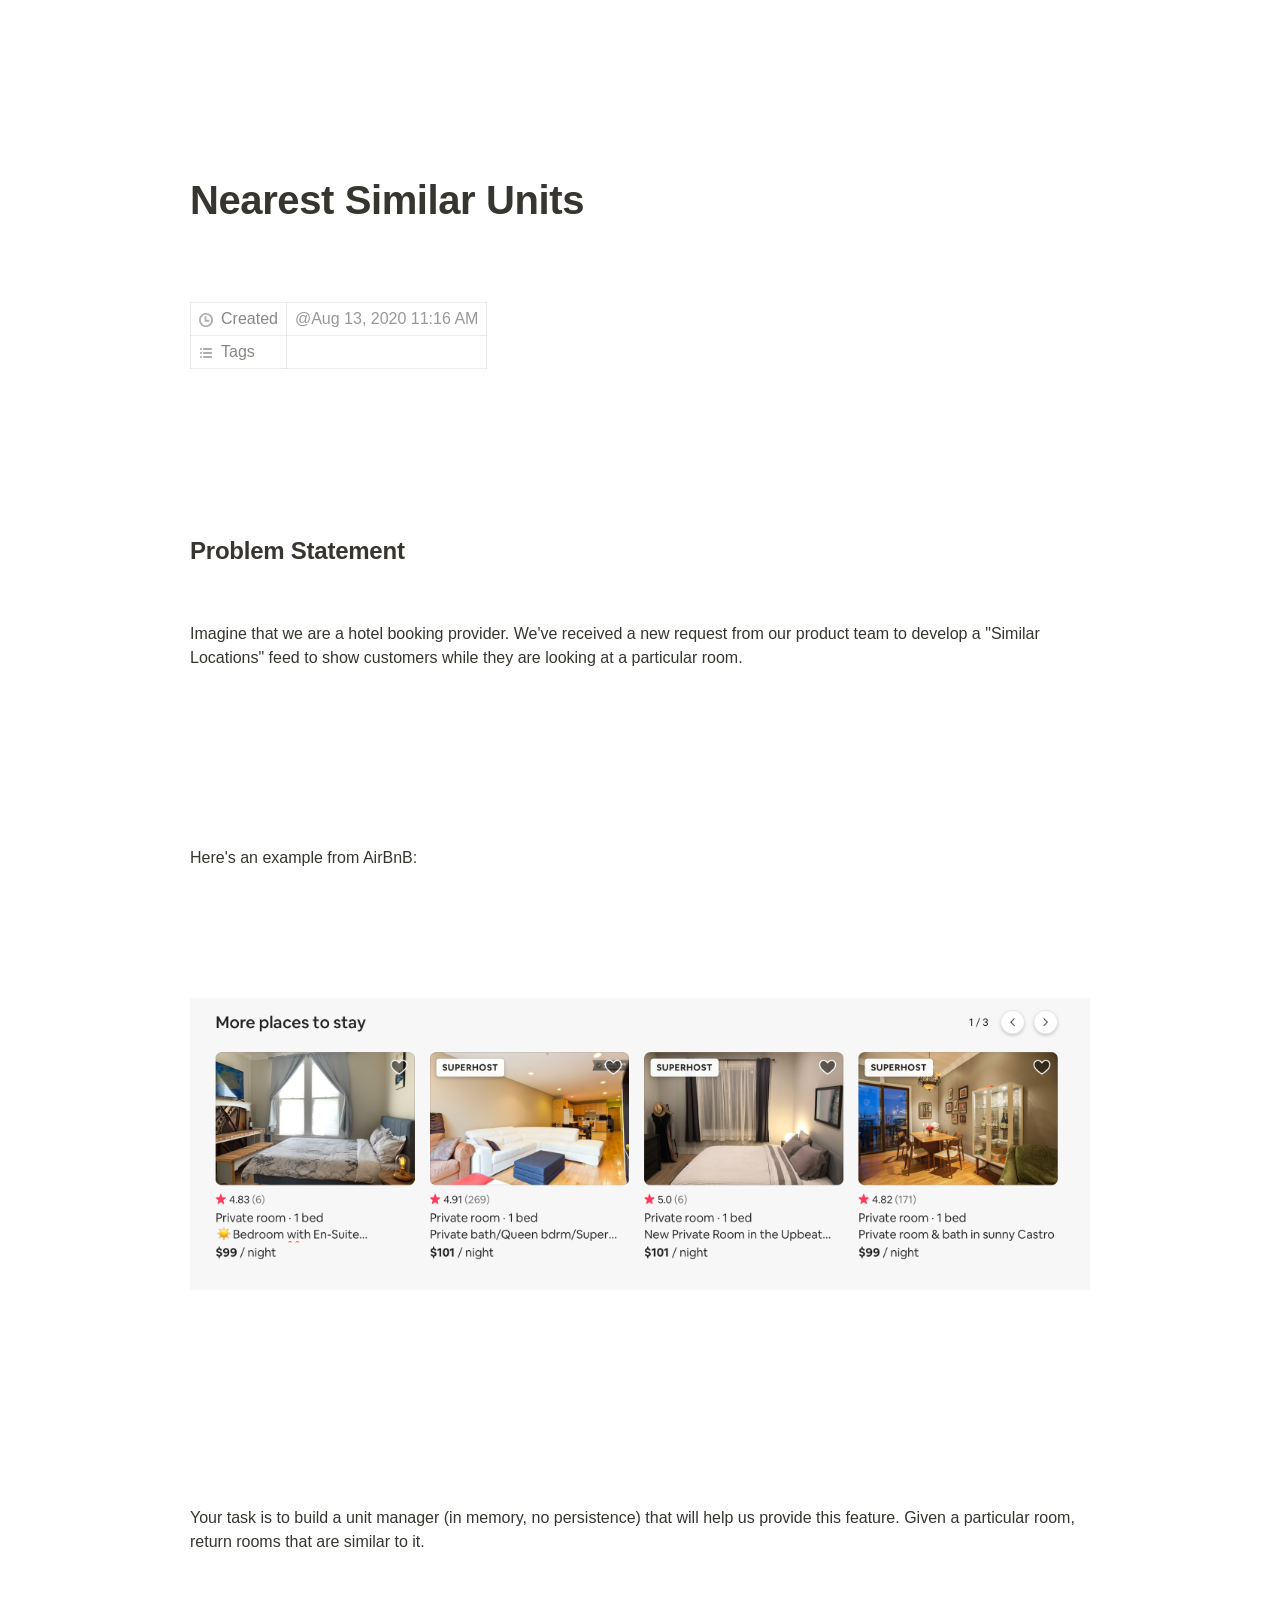
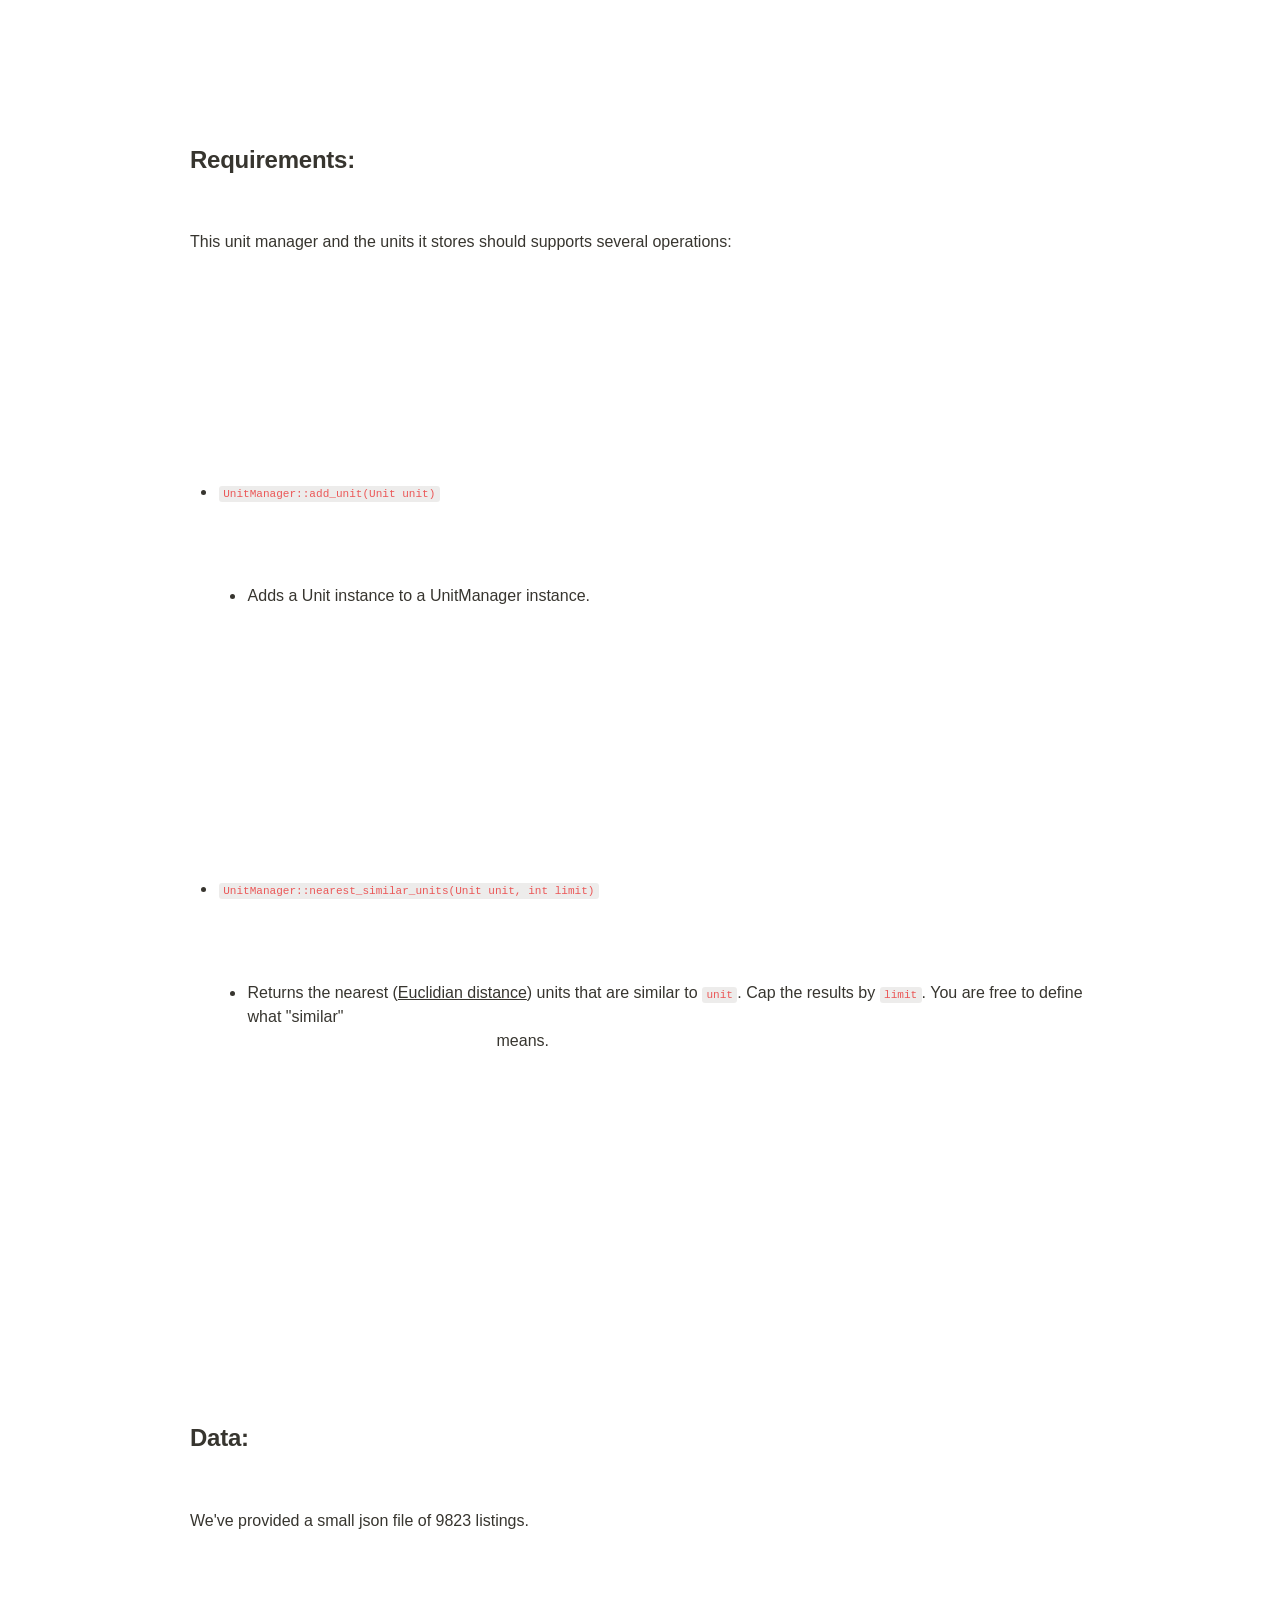
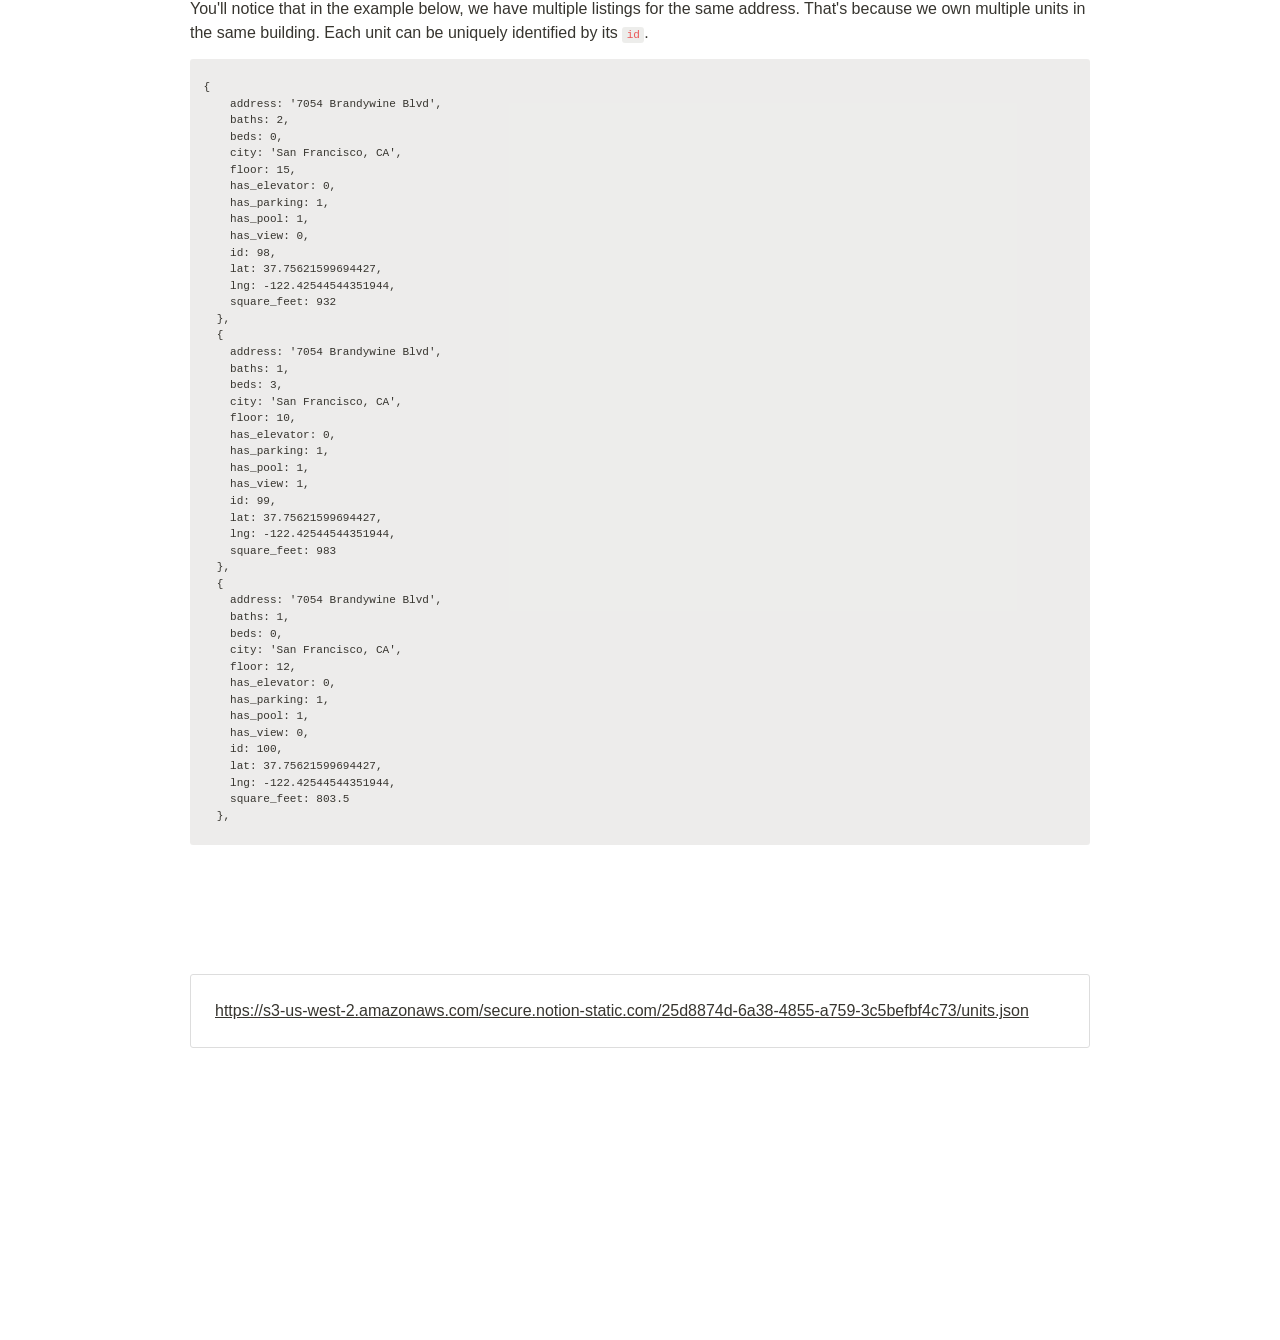
<file: nearest_similar/index.html>
<html>

<head>
	<meta http-equiv="Content-Type" content="text/html; charset=utf-8" />
	<title>Nearest Similar Units</title>
	<style>
		/* webkit printing magic: print all background colors */

		html {
			-webkit-print-color-adjust: exact;
		}

		* {
			box-sizing: border-box;
			-webkit-print-color-adjust: exact;
		}

		html,
		body {
			margin: 0;
			padding: 0;
		}

		@media only screen {
			body {
				margin: 2em auto;
				max-width: 900px;
				color: rgb(55, 53, 47);
			}
		}

		body {
			line-height: 1.5;
			white-space: pre-wrap;
		}

		a,
		a.visited {
			color: inherit;
			text-decoration: underline;
		}

		.pdf-relative-link-path {
			font-size: 80%;
			color: #444;
		}

		h1,
		h2,
		h3 {
			letter-spacing: -0.01em;
			line-height: 1.2;
			font-weight: 600;
			margin-bottom: 0;
		}

		.page-title {
			font-size: 2.5rem;
			font-weight: 700;
			margin-top: 0;
			margin-bottom: 0.75em;
		}

		h1 {
			font-size: 1.875rem;
			margin-top: 1.875rem;
		}

		h2 {
			font-size: 1.5rem;
			margin-top: 1.5rem;
		}

		h3 {
			font-size: 1.25rem;
			margin-top: 1.25rem;
		}

		.source {
			border: 1px solid #ddd;
			border-radius: 3px;
			padding: 1.5em;
			word-break: break-all;
		}

		.callout {
			border-radius: 3px;
			padding: 1rem;
		}

		figure {
			margin: 1.25em 0;
			page-break-inside: avoid;
		}

		figcaption {
			opacity: 0.5;
			font-size: 85%;
			margin-top: 0.5em;
		}

		mark {
			background-color: transparent;
		}

		.indented {
			padding-left: 1.5em;
		}

		hr {
			background: transparent;
			display: block;
			width: 100%;
			height: 1px;
			visibility: visible;
			border: none;
			border-bottom: 1px solid rgba(55, 53, 47, 0.09);
		}

		img {
			max-width: 100%;
		}

		@media only print {
			img {
				max-height: 100vh;
				object-fit: contain;
			}
		}

		@page {
			margin: 1in;
		}

		.collection-content {
			font-size: 0.875rem;
		}

		.column-list {
			display: flex;
			justify-content: space-between;
		}

		.column {
			padding: 0 1em;
		}

		.column:first-child {
			padding-left: 0;
		}

		.column:last-child {
			padding-right: 0;
		}

		.table_of_contents-item {
			display: block;
			font-size: 0.875rem;
			line-height: 1.3;
			padding: 0.125rem;
		}

		.table_of_contents-indent-1 {
			margin-left: 1.5rem;
		}

		.table_of_contents-indent-2 {
			margin-left: 3rem;
		}

		.table_of_contents-indent-3 {
			margin-left: 4.5rem;
		}

		.table_of_contents-link {
			text-decoration: none;
			opacity: 0.7;
			border-bottom: 1px solid rgba(55, 53, 47, 0.18);
		}

		table,
		th,
		td {
			border: 1px solid rgba(55, 53, 47, 0.09);
			border-collapse: collapse;
		}

		table {
			border-left: none;
			border-right: none;
		}

		th,
		td {
			font-weight: normal;
			padding: 0.25em 0.5em;
			line-height: 1.5;
			min-height: 1.5em;
			text-align: left;
		}

		th {
			color: rgba(55, 53, 47, 0.6);
		}

		ol,
		ul {
			margin: 0;
			margin-block-start: 0.6em;
			margin-block-end: 0.6em;
		}

		li>ol:first-child,
		li>ul:first-child {
			margin-block-start: 0.6em;
		}

		ul>li {
			list-style: disc;
		}

		ul.to-do-list {
			text-indent: -1.7em;
		}

		ul.to-do-list>li {
			list-style: none;
		}

		.to-do-children-checked {
			text-decoration: line-through;
			opacity: 0.375;
		}

		ul.toggle>li {
			list-style: none;
		}

		ul {
			padding-inline-start: 1.7em;
		}

		ul>li {
			padding-left: 0.1em;
		}

		ol {
			padding-inline-start: 1.6em;
		}

		ol>li {
			padding-left: 0.2em;
		}

		.mono ol {
			padding-inline-start: 2em;
		}

		.mono ol>li {
			text-indent: -0.4em;
		}

		.toggle {
			padding-inline-start: 0em;
			list-style-type: none;
		}
		/* Indent toggle children */

		.toggle>li>details {
			padding-left: 1.7em;
		}

		.toggle>li>details>summary {
			margin-left: -1.1em;
		}

		.selected-value {
			display: inline-block;
			padding: 0 0.5em;
			background: rgba(206, 205, 202, 0.5);
			border-radius: 3px;
			margin-right: 0.5em;
			margin-top: 0.3em;
			margin-bottom: 0.3em;
			white-space: nowrap;
		}

		.collection-title {
			display: inline-block;
			margin-right: 1em;
		}

		time {
			opacity: 0.5;
		}

		.icon {
			display: inline-block;
			max-width: 1.2em;
			max-height: 1.2em;
			text-decoration: none;
			vertical-align: text-bottom;
			margin-right: 0.5em;
		}

		img.icon {
			border-radius: 3px;
		}

		.user-icon {
			width: 1.5em;
			height: 1.5em;
			border-radius: 100%;
			margin-right: 0.5rem;
		}

		.user-icon-inner {
			font-size: 0.8em;
		}

		.text-icon {
			border: 1px solid #000;
			text-align: center;
		}

		.page-cover-image {
			display: block;
			object-fit: cover;
			width: 100%;
			height: 30vh;
		}

		.page-header-icon {
			font-size: 3rem;
			margin-bottom: 1rem;
		}

		.page-header-icon-with-cover {
			margin-top: -0.72em;
			margin-left: 0.07em;
		}

		.page-header-icon img {
			border-radius: 3px;
		}

		.link-to-page {
			margin: 1em 0;
			padding: 0;
			border: none;
			font-weight: 500;
		}

		p>.user {
			opacity: 0.5;
		}

		td>.user,
		td>time {
			white-space: nowrap;
		}

		input[type="checkbox"] {
			transform: scale(1.5);
			margin-right: 0.6em;
			vertical-align: middle;
		}

		p {
			margin-top: 0.5em;
			margin-bottom: 0.5em;
		}

		.image {
			border: none;
			margin: 1.5em 0;
			padding: 0;
			border-radius: 0;
			text-align: center;
		}

		.code,
		code {
			background: rgba(135, 131, 120, 0.15);
			border-radius: 3px;
			padding: 0.2em 0.4em;
			border-radius: 3px;
			font-size: 85%;
			tab-size: 2;
		}

		code {
			color: #eb5757;
		}

		.code {
			padding: 1.5em 1em;
		}

		.code-wrap {
			white-space: pre-wrap;
			word-break: break-all;
		}

		.code>code {
			background: none;
			padding: 0;
			font-size: 100%;
			color: inherit;
		}

		blockquote {
			font-size: 1.25em;
			margin: 1em 0;
			padding-left: 1em;
			border-left: 3px solid rgb(55, 53, 47);
		}

		.bookmark {
			text-decoration: none;
			max-height: 8em;
			padding: 0;
			display: flex;
			width: 100%;
			align-items: stretch;
		}

		.bookmark-title {
			font-size: 0.85em;
			overflow: hidden;
			text-overflow: ellipsis;
			height: 1.75em;
			white-space: nowrap;
		}

		.bookmark-text {
			display: flex;
			flex-direction: column;
		}

		.bookmark-info {
			flex: 4 1 180px;
			padding: 12px 14px 14px;
			display: flex;
			flex-direction: column;
			justify-content: space-between;
		}

		.bookmark-image {
			width: 33%;
			flex: 1 1 180px;
			display: block;
			position: relative;
			object-fit: cover;
			border-radius: 1px;
		}

		.bookmark-description {
			color: rgba(55, 53, 47, 0.6);
			font-size: 0.75em;
			overflow: hidden;
			max-height: 4.5em;
			word-break: break-word;
		}

		.bookmark-href {
			font-size: 0.75em;
			margin-top: 0.25em;
		}

		.sans {
			font-family: -apple-system, BlinkMacSystemFont, "Segoe UI", Helvetica, "Apple Color Emoji", Arial, sans-serif, "Segoe UI Emoji", "Segoe UI Symbol";
		}

		.code {
			font-family: "SFMono-Regular", Consolas, "Liberation Mono", Menlo, Courier, monospace;
		}

		.serif {
			font-family: Lyon-Text, Georgia, YuMincho, "Yu Mincho", "Hiragino Mincho ProN", "Hiragino Mincho Pro", "Songti TC", "Songti SC", "SimSun", "Nanum Myeongjo", NanumMyeongjo, Batang, serif;
		}

		.mono {
			font-family: iawriter-mono, Nitti, Menlo, Courier, monospace;
		}

		.pdf .sans {
			font-family: Inter, -apple-system, BlinkMacSystemFont, "Segoe UI", Helvetica, "Apple Color Emoji", Arial, sans-serif, "Segoe UI Emoji", "Segoe UI Symbol", 'Twemoji', 'Noto Color Emoji', 'Noto Sans CJK SC', 'Noto Sans CJK KR';
		}

		.pdf .code {
			font-family: Source Code Pro, "SFMono-Regular", Consolas, "Liberation Mono", Menlo, Courier, monospace, 'Twemoji', 'Noto Color Emoji', 'Noto Sans Mono CJK SC', 'Noto Sans Mono CJK KR';
		}

		.pdf .serif {
			font-family: PT Serif, Lyon-Text, Georgia, YuMincho, "Yu Mincho", "Hiragino Mincho ProN", "Hiragino Mincho Pro", "Songti TC", "Songti SC", "SimSun", "Nanum Myeongjo", NanumMyeongjo, Batang, serif, 'Twemoji', 'Noto Color Emoji', 'Noto Sans CJK SC', 'Noto Sans CJK KR';
		}

		.pdf .mono {
			font-family: PT Mono, iawriter-mono, Nitti, Menlo, Courier, monospace, 'Twemoji', 'Noto Color Emoji', 'Noto Sans Mono CJK SC', 'Noto Sans Mono CJK KR';
		}

		.highlight-default {}

		.highlight-gray {
			color: rgb(155, 154, 151);
		}

		.highlight-brown {
			color: rgb(100, 71, 58);
		}

		.highlight-orange {
			color: rgb(217, 115, 13);
		}

		.highlight-yellow {
			color: rgb(223, 171, 1);
		}

		.highlight-teal {
			color: rgb(15, 123, 108);
		}

		.highlight-blue {
			color: rgb(11, 110, 153);
		}

		.highlight-purple {
			color: rgb(105, 64, 165);
		}

		.highlight-pink {
			color: rgb(173, 26, 114);
		}

		.highlight-red {
			color: rgb(224, 62, 62);
		}

		.highlight-gray_background {
			background: rgb(235, 236, 237);
		}

		.highlight-brown_background {
			background: rgb(233, 229, 227);
		}

		.highlight-orange_background {
			background: rgb(250, 235, 221);
		}

		.highlight-yellow_background {
			background: rgb(251, 243, 219);
		}

		.highlight-teal_background {
			background: rgb(221, 237, 234);
		}

		.highlight-blue_background {
			background: rgb(221, 235, 241);
		}

		.highlight-purple_background {
			background: rgb(234, 228, 242);
		}

		.highlight-pink_background {
			background: rgb(244, 223, 235);
		}

		.highlight-red_background {
			background: rgb(251, 228, 228);
		}

		.block-color-default {
			color: inherit;
			fill: inherit;
		}

		.block-color-gray {
			color: rgba(55, 53, 47, 0.6);
			fill: rgba(55, 53, 47, 0.6);
		}

		.block-color-brown {
			color: rgb(100, 71, 58);
			fill: rgb(100, 71, 58);
		}

		.block-color-orange {
			color: rgb(217, 115, 13);
			fill: rgb(217, 115, 13);
		}

		.block-color-yellow {
			color: rgb(223, 171, 1);
			fill: rgb(223, 171, 1);
		}

		.block-color-teal {
			color: rgb(15, 123, 108);
			fill: rgb(15, 123, 108);
		}

		.block-color-blue {
			color: rgb(11, 110, 153);
			fill: rgb(11, 110, 153);
		}

		.block-color-purple {
			color: rgb(105, 64, 165);
			fill: rgb(105, 64, 165);
		}

		.block-color-pink {
			color: rgb(173, 26, 114);
			fill: rgb(173, 26, 114);
		}

		.block-color-red {
			color: rgb(224, 62, 62);
			fill: rgb(224, 62, 62);
		}

		.block-color-gray_background {
			background: rgb(235, 236, 237);
		}

		.block-color-brown_background {
			background: rgb(233, 229, 227);
		}

		.block-color-orange_background {
			background: rgb(250, 235, 221);
		}

		.block-color-yellow_background {
			background: rgb(251, 243, 219);
		}

		.block-color-teal_background {
			background: rgb(221, 237, 234);
		}

		.block-color-blue_background {
			background: rgb(221, 235, 241);
		}

		.block-color-purple_background {
			background: rgb(234, 228, 242);
		}

		.block-color-pink_background {
			background: rgb(244, 223, 235);
		}

		.block-color-red_background {
			background: rgb(251, 228, 228);
		}

		.select-value-color-default {
			background-color: rgba(206, 205, 202, 0.5);
		}

		.select-value-color-gray {
			background-color: rgba(155, 154, 151, 0.4);
		}

		.select-value-color-brown {
			background-color: rgba(140, 46, 0, 0.2);
		}

		.select-value-color-orange {
			background-color: rgba(245, 93, 0, 0.2);
		}

		.select-value-color-yellow {
			background-color: rgba(233, 168, 0, 0.2);
		}

		.select-value-color-green {
			background-color: rgba(0, 135, 107, 0.2);
		}

		.select-value-color-blue {
			background-color: rgba(0, 120, 223, 0.2);
		}

		.select-value-color-purple {
			background-color: rgba(103, 36, 222, 0.2);
		}

		.select-value-color-pink {
			background-color: rgba(221, 0, 129, 0.2);
		}

		.select-value-color-red {
			background-color: rgba(255, 0, 26, 0.2);
		}

		.checkbox {
			display: inline-flex;
			vertical-align: text-bottom;
			width: 16;
			height: 16;
			background-size: 16px;
			margin-left: 2px;
			margin-right: 5px;
		}

		.checkbox-on {
			background-image: url("data:image/svg+xml;charset=UTF-8,%3Csvg%20width%3D%2216%22%20height%3D%2216%22%20viewBox%3D%220%200%2016%2016%22%20fill%3D%22none%22%20xmlns%3D%22http%3A%2F%2Fwww.w3.org%2F2000%2Fsvg%22%3E%0A%3Crect%20width%3D%2216%22%20height%3D%2216%22%20fill%3D%22%2358A9D7%22%2F%3E%0A%3Cpath%20d%3D%22M6.71429%2012.2852L14%204.9995L12.7143%203.71436L6.71429%209.71378L3.28571%206.2831L2%207.57092L6.71429%2012.2852Z%22%20fill%3D%22white%22%2F%3E%0A%3C%2Fsvg%3E");
		}

		.checkbox-off {
			background-image: url("data:image/svg+xml;charset=UTF-8,%3Csvg%20width%3D%2216%22%20height%3D%2216%22%20viewBox%3D%220%200%2016%2016%22%20fill%3D%22none%22%20xmlns%3D%22http%3A%2F%2Fwww.w3.org%2F2000%2Fsvg%22%3E%0A%3Crect%20x%3D%220.75%22%20y%3D%220.75%22%20width%3D%2214.5%22%20height%3D%2214.5%22%20fill%3D%22white%22%20stroke%3D%22%2336352F%22%20stroke-width%3D%221.5%22%2F%3E%0A%3C%2Fsvg%3E");
		}
	</style>
</head>

<body>
	<article id="31e2617e-62ba-4cc3-b4f3-cacdf8730385" class="page sans">
		<header>
			<h1 class="page-title">Nearest Similar Units</h1>
			<table class="properties">
				<tbody>
					<tr class="property-row property-row-created_time">
						<th><span class="icon property-icon"><svg viewBox="0 0 14 14" style="width:14px;height:14px;display:block;fill:rgba(55, 53, 47, 0.4);flex-shrink:0;-webkit-backface-visibility:hidden" class="typesCreatedAt"><path d="M6.98643729,14.0000972 C5.19579566,14.0000972 3.40419152,13.3106896 2.04245843,11.9323606 C-0.681017475,9.21200555 -0.680780251,4.76029539 2.04293482,2.04012507 C4.76664406,-0.68004331 9.22427509,-0.68004331 11.9480135,2.04013479 C13.272481,3.36277455 14,5.1330091 14,6.99552762 C14,8.87640182 13.2721894,10.6285043 11.9480135,11.9509302 C10.5679344,13.3105924 8.77756503,14.0000972 6.98643729,14.0000972 Z M10.2705296,7.00913883 L10.2705296,8.46099754 L10.2705296,8.65543362 L10.076181,8.65543362 L8.6543739,8.65543362 L5.72059514,8.65543362 L5.52619796,8.65543362 L5.52619796,8.46099754 L5.52619796,5.52541044 L5.52619796,3.37946773 L5.52619796,3.18502193 L5.72059514,3.18502193 L7.17253164,3.18502193 L7.36692883,3.18502193 L7.36692883,3.37946773 L7.36692883,6.81467358 L10.076181,6.81467358 L10.2705296,6.81467358 L10.2705296,7.00913883 Z M12.1601539,6.99552762 C12.1601539,5.61697497 11.6190112,4.32597154 10.6393933,3.34769528 C8.63253764,1.34336744 5.35197452,1.34061603 3.34153136,3.33944106 C3.33868273,3.34219247 3.33607716,3.34494388 3.33322852,3.34769528 C1.32397148,5.35459953 1.32372842,8.63641682 3.33322852,10.6433794 C5.34295224,12.6504489 8.62968901,12.6504489 10.6393933,10.6433794 C11.6190112,9.66506426 12.1601539,8.37408027 12.1601539,6.99552762 Z"></path></svg></span>Created</th>
						<td><time>@Aug 13, 2020 11:16 AM</time></td>
					</tr>
					<tr class="property-row property-row-multi_select">
						<th><span class="icon property-icon"><svg viewBox="0 0 14 14" style="width:14px;height:14px;display:block;fill:rgba(55, 53, 47, 0.4);flex-shrink:0;-webkit-backface-visibility:hidden" class="typesMultipleSelect"><path d="M4,3 C4,2.447715 4.447715,2 5,2 L12,2 C12.5523,2 13,2.447716 13,3 C13,3.55228 12.5523,4 12,4 L5,4 C4.447715,4 4,3.55228 4,3 Z M4,7 C4,6.447715 4.447715,6 5,6 L12,6 C12.5523,6 13,6.447716 13,7 C13,7.55228 12.5523,8 12,8 L5,8 C4.447715,8 4,7.55228 4,7 Z M4,11 C4,10.447715 4.447715,10 5,10 L12,10 C12.5523,10 13,10.447716 13,11 C13,11.55228 12.5523,12 12,12 L5,12 C4.447715,12 4,11.55228 4,11 Z M2,4 C1.44771525,4 1,3.55228475 1,3 C1,2.44771525 1.44771525,2 2,2 C2.55228475,2 3,2.44771525 3,3 C3,3.55228475 2.55228475,4 2,4 Z M2,8 C1.44771525,8 1,7.55228475 1,7 C1,6.44771525 1.44771525,6 2,6 C2.55228475,6 3,6.44771525 3,7 C3,7.55228475 2.55228475,8 2,8 Z M2,12 C1.44771525,12 1,11.5522847 1,11 C1,10.4477153 1.44771525,10 2,10 C2.55228475,10 3,10.4477153 3,11 C3,11.5522847 2.55228475,12 2,12 Z"></path></svg></span>Tags</th>
						<td></td>
					</tr>
				</tbody>
			</table>
		</header>
		<div class="page-body">
			<h2 id="8c561397-5c90-490b-8a69-b25fe225d840" class="">P<strong>roblem Statement</strong></h2>
			<p id="f5ee7453-a588-4fc4-b090-c16dcc57186c" class="">Imagine that we are a hotel booking provider. We&#x27;ve received a new request from our product team to develop a &quot;Similar Locations&quot; feed to show customers while they are looking at a particular room. </p>
			<p id="1343a489-3324-4055-b606-023e3ea96f48" class="">
			</p>
			<p id="43a775ed-7816-4d33-b6d9-bd1eb20158a0" class="">Here&#x27;s an example from AirBnB:</p>
			<figure id="dbd2135b-92ea-47f9-b6a5-797306f03deb" class="image">
				<a href="Nearest%20Similar%20Units%20dbd2135b92ea47f9b6a5797306f03deb/Screen_Shot_2020-08-13_at_11.19.38_AM.png"><img style="width:2394px" src="Nearest%20Similar%20Units%20dbd2135b92ea47f9b6a5797306f03deb/Screen_Shot_2020-08-13_at_11.19.38_AM.png" /></a>
			</figure>
			<p id="f5c17c40-24ca-48b0-8e96-16113d71b81a" class="">
			</p>
			<p id="da61860f-d8c1-4f2f-be19-2634c9b78041" class="">Your task is to build a unit manager (in memory, no persistence) that will help us provide this feature. Given a particular room, return rooms that are similar to it.</p>
			<p id="82881f3f-9cfa-405a-8e20-6c94e99ad412" class="">
			</p>
			<h2 id="5a773283-7e6f-4dd9-8355-168ee9e7df46" class="">Requirements:</h2>
			<p id="4fd2b043-5175-4e80-9907-f4234d428aed" class="">This unit manager and the units it stores should supports several operations:</p>
			<p id="27ac9a0b-729c-41db-b1f6-c3239f64caaa" class="">
			</p>
			<ul id="016002c3-f9d7-4c53-9f9d-0ecfa55a02ac" class="bulleted-list">
				<li><code>UnitManager::add_unit(Unit unit)</code>
					<ul id="968e3dc1-c7a8-4e4e-a22d-20f196fec0c1" class="bulleted-list">
						<li>Adds a Unit instance to a UnitManager instance.</li>
					</ul>
				</li>
			</ul>
			<ul id="4adf088d-6768-473d-83ea-8c19690b6247" class="bulleted-list">
				<li><code>UnitManager::nearest_similar_units(Unit unit, int limit)</code>
					<ul id="54b065b7-e11e-4aa1-8080-04e91770af97" class="bulleted-list">
						<li>Returns the nearest (<a href="https://en.wikipedia.org/wiki/Euclidean_distance#Two_dimensions">Euclidian distance</a>) units that are similar to <code>unit</code>. Cap the results by <code>limit</code>. You are free to define what &quot;similar&quot;
							means.
						</li>
					</ul>
				</li>
			</ul>
			<p id="5e073edb-be1e-4ea8-80f6-7ca36280bee7" class="">
			</p>
			<h2 id="7ef7db3a-9109-44c2-896d-1596a6a9621c" class="">Data:</h2>
			<p id="588ce576-5682-4842-8f1d-563fffdd98e2" class="">We&#x27;ve provided a small json file of 9823 listings. </p>
			<p id="5815af1d-8527-4f82-95ff-1a2b0cbd8dd1" class="">You&#x27;ll notice that in the example below, we have multiple listings for the same address. That&#x27;s because we own multiple units in the same building. Each unit can be uniquely identified by its <code>id</code>.</p><pre id="3c883f31-8899-4bc3-a772-105ba34ef6dc"
							class="code"><code>{
    address: &#x27;7054 Brandywine Blvd&#x27;,
    baths: 2,
    beds: 0,
    city: &#x27;San Francisco, CA&#x27;,
    floor: 15,
    has_elevator: 0,
    has_parking: 1,
    has_pool: 1,
    has_view: 0,
    id: 98,
    lat: 37.75621599694427,
    lng: -122.42544544351944,
    square_feet: 932
  },
  {
    address: &#x27;7054 Brandywine Blvd&#x27;,
    baths: 1,
    beds: 3,
    city: &#x27;San Francisco, CA&#x27;,
    floor: 10,
    has_elevator: 0,
    has_parking: 1,
    has_pool: 1,
    has_view: 1,
    id: 99,
    lat: 37.75621599694427,
    lng: -122.42544544351944,
    square_feet: 983
  },
  {
    address: &#x27;7054 Brandywine Blvd&#x27;,
    baths: 1,
    beds: 0,
    city: &#x27;San Francisco, CA&#x27;,
    floor: 12,
    has_elevator: 0,
    has_parking: 1,
    has_pool: 1,
    has_view: 0,
    id: 100,
    lat: 37.75621599694427,
    lng: -122.42544544351944,
    square_feet: 803.5
  },</code></pre>
			<figure id="27ded8ec-03e4-43d5-9998-6cae7bccc2ab">
				<div class="source"><a href="Nearest%20Similar%20Units%20dbd2135b92ea47f9b6a5797306f03deb/units.json">https://s3-us-west-2.amazonaws.com/secure.notion-static.com/25d8874d-6a38-4855-a759-3c5befbf4c73/units.json</a></div>
			</figure>
		</div>
	</article>
</body>

</html>
</file>
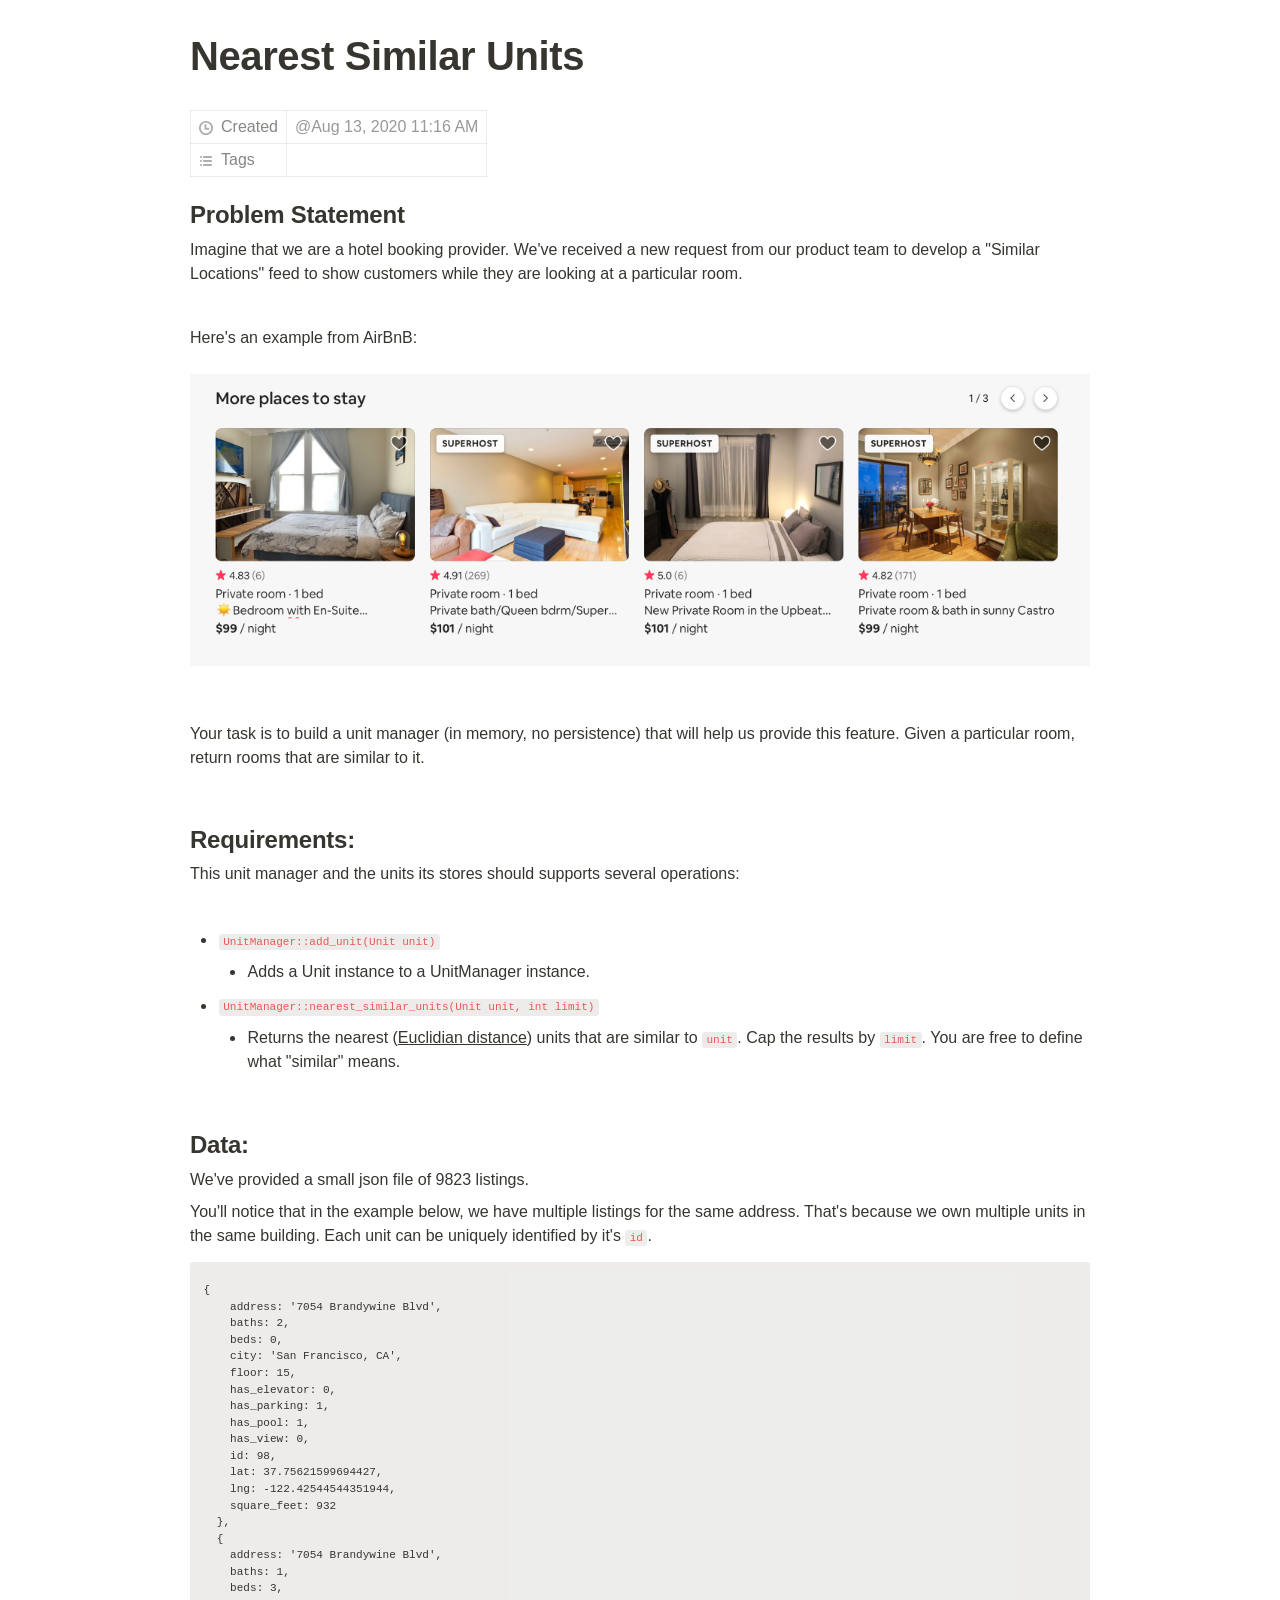
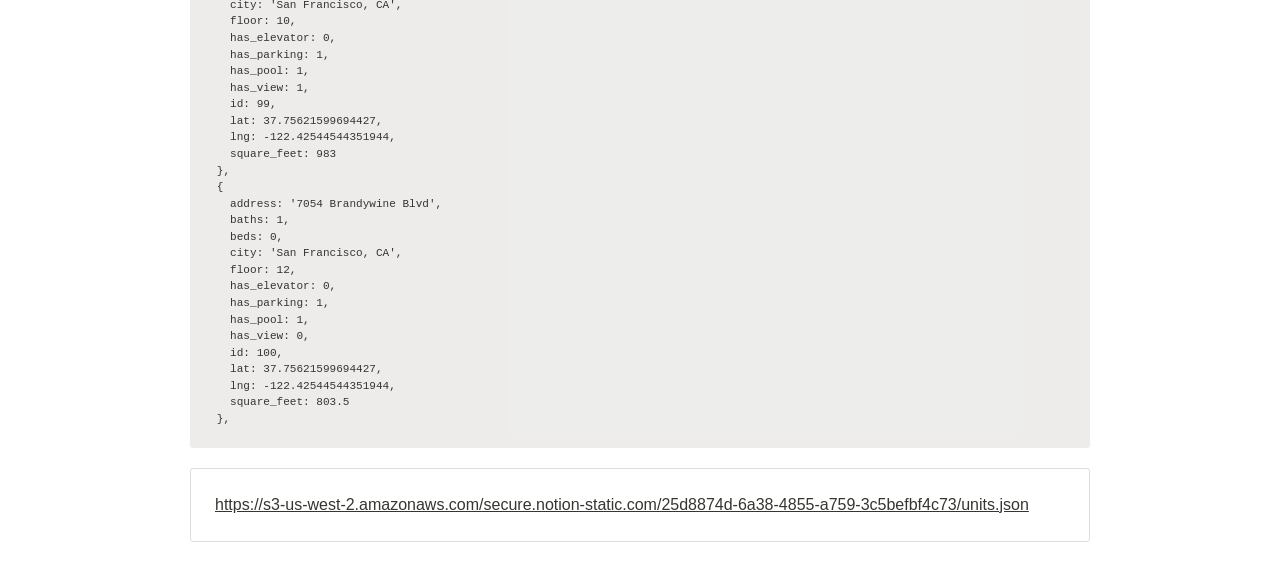
<file: nearest_similar/Nearest Similar Units dbd2135b92ea47f9b6a5797306f03deb.html>
<html><head><meta http-equiv="Content-Type" content="text/html; charset=utf-8"/><title>Nearest Similar Units</title><style>
/* webkit printing magic: print all background colors */
html {
	-webkit-print-color-adjust: exact;
}
* {
	box-sizing: border-box;
	-webkit-print-color-adjust: exact;
}

html,
body {
	margin: 0;
	padding: 0;
}
@media only screen {
	body {
		margin: 2em auto;
		max-width: 900px;
		color: rgb(55, 53, 47);
	}
}

body {
	line-height: 1.5;
	white-space: pre-wrap;
}

a,
a.visited {
	color: inherit;
	text-decoration: underline;
}

.pdf-relative-link-path {
	font-size: 80%;
	color: #444;
}

h1,
h2,
h3 {
	letter-spacing: -0.01em;
	line-height: 1.2;
	font-weight: 600;
	margin-bottom: 0;
}

.page-title {
	font-size: 2.5rem;
	font-weight: 700;
	margin-top: 0;
	margin-bottom: 0.75em;
}

h1 {
	font-size: 1.875rem;
	margin-top: 1.875rem;
}

h2 {
	font-size: 1.5rem;
	margin-top: 1.5rem;
}

h3 {
	font-size: 1.25rem;
	margin-top: 1.25rem;
}

.source {
	border: 1px solid #ddd;
	border-radius: 3px;
	padding: 1.5em;
	word-break: break-all;
}

.callout {
	border-radius: 3px;
	padding: 1rem;
}

figure {
	margin: 1.25em 0;
	page-break-inside: avoid;
}

figcaption {
	opacity: 0.5;
	font-size: 85%;
	margin-top: 0.5em;
}

mark {
	background-color: transparent;
}

.indented {
	padding-left: 1.5em;
}

hr {
	background: transparent;
	display: block;
	width: 100%;
	height: 1px;
	visibility: visible;
	border: none;
	border-bottom: 1px solid rgba(55, 53, 47, 0.09);
}

img {
	max-width: 100%;
}

@media only print {
	img {
		max-height: 100vh;
		object-fit: contain;
	}
}

@page {
	margin: 1in;
}

.collection-content {
	font-size: 0.875rem;
}

.column-list {
	display: flex;
	justify-content: space-between;
}

.column {
	padding: 0 1em;
}

.column:first-child {
	padding-left: 0;
}

.column:last-child {
	padding-right: 0;
}

.table_of_contents-item {
	display: block;
	font-size: 0.875rem;
	line-height: 1.3;
	padding: 0.125rem;
}

.table_of_contents-indent-1 {
	margin-left: 1.5rem;
}

.table_of_contents-indent-2 {
	margin-left: 3rem;
}

.table_of_contents-indent-3 {
	margin-left: 4.5rem;
}

.table_of_contents-link {
	text-decoration: none;
	opacity: 0.7;
	border-bottom: 1px solid rgba(55, 53, 47, 0.18);
}

table,
th,
td {
	border: 1px solid rgba(55, 53, 47, 0.09);
	border-collapse: collapse;
}

table {
	border-left: none;
	border-right: none;
}

th,
td {
	font-weight: normal;
	padding: 0.25em 0.5em;
	line-height: 1.5;
	min-height: 1.5em;
	text-align: left;
}

th {
	color: rgba(55, 53, 47, 0.6);
}

ol,
ul {
	margin: 0;
	margin-block-start: 0.6em;
	margin-block-end: 0.6em;
}

li > ol:first-child,
li > ul:first-child {
	margin-block-start: 0.6em;
}

ul > li {
	list-style: disc;
}

ul.to-do-list {
	text-indent: -1.7em;
}

ul.to-do-list > li {
	list-style: none;
}

.to-do-children-checked {
	text-decoration: line-through;
	opacity: 0.375;
}

ul.toggle > li {
	list-style: none;
}

ul {
	padding-inline-start: 1.7em;
}

ul > li {
	padding-left: 0.1em;
}

ol {
	padding-inline-start: 1.6em;
}

ol > li {
	padding-left: 0.2em;
}

.mono ol {
	padding-inline-start: 2em;
}

.mono ol > li {
	text-indent: -0.4em;
}

.toggle {
	padding-inline-start: 0em;
	list-style-type: none;
}

/* Indent toggle children */
.toggle > li > details {
	padding-left: 1.7em;
}

.toggle > li > details > summary {
	margin-left: -1.1em;
}

.selected-value {
	display: inline-block;
	padding: 0 0.5em;
	background: rgba(206, 205, 202, 0.5);
	border-radius: 3px;
	margin-right: 0.5em;
	margin-top: 0.3em;
	margin-bottom: 0.3em;
	white-space: nowrap;
}

.collection-title {
	display: inline-block;
	margin-right: 1em;
}

time {
	opacity: 0.5;
}

.icon {
	display: inline-block;
	max-width: 1.2em;
	max-height: 1.2em;
	text-decoration: none;
	vertical-align: text-bottom;
	margin-right: 0.5em;
}

img.icon {
	border-radius: 3px;
}

.user-icon {
	width: 1.5em;
	height: 1.5em;
	border-radius: 100%;
	margin-right: 0.5rem;
}

.user-icon-inner {
	font-size: 0.8em;
}

.text-icon {
	border: 1px solid #000;
	text-align: center;
}

.page-cover-image {
	display: block;
	object-fit: cover;
	width: 100%;
	height: 30vh;
}

.page-header-icon {
	font-size: 3rem;
	margin-bottom: 1rem;
}

.page-header-icon-with-cover {
	margin-top: -0.72em;
	margin-left: 0.07em;
}

.page-header-icon img {
	border-radius: 3px;
}

.link-to-page {
	margin: 1em 0;
	padding: 0;
	border: none;
	font-weight: 500;
}

p > .user {
	opacity: 0.5;
}

td > .user,
td > time {
	white-space: nowrap;
}

input[type="checkbox"] {
	transform: scale(1.5);
	margin-right: 0.6em;
	vertical-align: middle;
}

p {
	margin-top: 0.5em;
	margin-bottom: 0.5em;
}

.image {
	border: none;
	margin: 1.5em 0;
	padding: 0;
	border-radius: 0;
	text-align: center;
}

.code,
code {
	background: rgba(135, 131, 120, 0.15);
	border-radius: 3px;
	padding: 0.2em 0.4em;
	border-radius: 3px;
	font-size: 85%;
	tab-size: 2;
}

code {
	color: #eb5757;
}

.code {
	padding: 1.5em 1em;
}

.code-wrap {
	white-space: pre-wrap;
	word-break: break-all;
}

.code > code {
	background: none;
	padding: 0;
	font-size: 100%;
	color: inherit;
}

blockquote {
	font-size: 1.25em;
	margin: 1em 0;
	padding-left: 1em;
	border-left: 3px solid rgb(55, 53, 47);
}

.bookmark {
	text-decoration: none;
	max-height: 8em;
	padding: 0;
	display: flex;
	width: 100%;
	align-items: stretch;
}

.bookmark-title {
	font-size: 0.85em;
	overflow: hidden;
	text-overflow: ellipsis;
	height: 1.75em;
	white-space: nowrap;
}

.bookmark-text {
	display: flex;
	flex-direction: column;
}

.bookmark-info {
	flex: 4 1 180px;
	padding: 12px 14px 14px;
	display: flex;
	flex-direction: column;
	justify-content: space-between;
}

.bookmark-image {
	width: 33%;
	flex: 1 1 180px;
	display: block;
	position: relative;
	object-fit: cover;
	border-radius: 1px;
}

.bookmark-description {
	color: rgba(55, 53, 47, 0.6);
	font-size: 0.75em;
	overflow: hidden;
	max-height: 4.5em;
	word-break: break-word;
}

.bookmark-href {
	font-size: 0.75em;
	margin-top: 0.25em;
}

.sans { font-family: -apple-system, BlinkMacSystemFont, "Segoe UI", Helvetica, "Apple Color Emoji", Arial, sans-serif, "Segoe UI Emoji", "Segoe UI Symbol"; }
.code { font-family: "SFMono-Regular", Consolas, "Liberation Mono", Menlo, Courier, monospace; }
.serif { font-family: Lyon-Text, Georgia, YuMincho, "Yu Mincho", "Hiragino Mincho ProN", "Hiragino Mincho Pro", "Songti TC", "Songti SC", "SimSun", "Nanum Myeongjo", NanumMyeongjo, Batang, serif; }
.mono { font-family: iawriter-mono, Nitti, Menlo, Courier, monospace; }
.pdf .sans { font-family: Inter, -apple-system, BlinkMacSystemFont, "Segoe UI", Helvetica, "Apple Color Emoji", Arial, sans-serif, "Segoe UI Emoji", "Segoe UI Symbol", 'Twemoji', 'Noto Color Emoji', 'Noto Sans CJK SC', 'Noto Sans CJK KR'; }

.pdf .code { font-family: Source Code Pro, "SFMono-Regular", Consolas, "Liberation Mono", Menlo, Courier, monospace, 'Twemoji', 'Noto Color Emoji', 'Noto Sans Mono CJK SC', 'Noto Sans Mono CJK KR'; }

.pdf .serif { font-family: PT Serif, Lyon-Text, Georgia, YuMincho, "Yu Mincho", "Hiragino Mincho ProN", "Hiragino Mincho Pro", "Songti TC", "Songti SC", "SimSun", "Nanum Myeongjo", NanumMyeongjo, Batang, serif, 'Twemoji', 'Noto Color Emoji', 'Noto Sans CJK SC', 'Noto Sans CJK KR'; }

.pdf .mono { font-family: PT Mono, iawriter-mono, Nitti, Menlo, Courier, monospace, 'Twemoji', 'Noto Color Emoji', 'Noto Sans Mono CJK SC', 'Noto Sans Mono CJK KR'; }

.highlight-default {
}
.highlight-gray {
	color: rgb(155,154,151);
}
.highlight-brown {
	color: rgb(100,71,58);
}
.highlight-orange {
	color: rgb(217,115,13);
}
.highlight-yellow {
	color: rgb(223,171,1);
}
.highlight-teal {
	color: rgb(15,123,108);
}
.highlight-blue {
	color: rgb(11,110,153);
}
.highlight-purple {
	color: rgb(105,64,165);
}
.highlight-pink {
	color: rgb(173,26,114);
}
.highlight-red {
	color: rgb(224,62,62);
}
.highlight-gray_background {
	background: rgb(235,236,237);
}
.highlight-brown_background {
	background: rgb(233,229,227);
}
.highlight-orange_background {
	background: rgb(250,235,221);
}
.highlight-yellow_background {
	background: rgb(251,243,219);
}
.highlight-teal_background {
	background: rgb(221,237,234);
}
.highlight-blue_background {
	background: rgb(221,235,241);
}
.highlight-purple_background {
	background: rgb(234,228,242);
}
.highlight-pink_background {
	background: rgb(244,223,235);
}
.highlight-red_background {
	background: rgb(251,228,228);
}
.block-color-default {
	color: inherit;
	fill: inherit;
}
.block-color-gray {
	color: rgba(55, 53, 47, 0.6);
	fill: rgba(55, 53, 47, 0.6);
}
.block-color-brown {
	color: rgb(100,71,58);
	fill: rgb(100,71,58);
}
.block-color-orange {
	color: rgb(217,115,13);
	fill: rgb(217,115,13);
}
.block-color-yellow {
	color: rgb(223,171,1);
	fill: rgb(223,171,1);
}
.block-color-teal {
	color: rgb(15,123,108);
	fill: rgb(15,123,108);
}
.block-color-blue {
	color: rgb(11,110,153);
	fill: rgb(11,110,153);
}
.block-color-purple {
	color: rgb(105,64,165);
	fill: rgb(105,64,165);
}
.block-color-pink {
	color: rgb(173,26,114);
	fill: rgb(173,26,114);
}
.block-color-red {
	color: rgb(224,62,62);
	fill: rgb(224,62,62);
}
.block-color-gray_background {
	background: rgb(235,236,237);
}
.block-color-brown_background {
	background: rgb(233,229,227);
}
.block-color-orange_background {
	background: rgb(250,235,221);
}
.block-color-yellow_background {
	background: rgb(251,243,219);
}
.block-color-teal_background {
	background: rgb(221,237,234);
}
.block-color-blue_background {
	background: rgb(221,235,241);
}
.block-color-purple_background {
	background: rgb(234,228,242);
}
.block-color-pink_background {
	background: rgb(244,223,235);
}
.block-color-red_background {
	background: rgb(251,228,228);
}
.select-value-color-default { background-color: rgba(206,205,202,0.5); }
.select-value-color-gray { background-color: rgba(155,154,151, 0.4); }
.select-value-color-brown { background-color: rgba(140,46,0,0.2); }
.select-value-color-orange { background-color: rgba(245,93,0,0.2); }
.select-value-color-yellow { background-color: rgba(233,168,0,0.2); }
.select-value-color-green { background-color: rgba(0,135,107,0.2); }
.select-value-color-blue { background-color: rgba(0,120,223,0.2); }
.select-value-color-purple { background-color: rgba(103,36,222,0.2); }
.select-value-color-pink { background-color: rgba(221,0,129,0.2); }
.select-value-color-red { background-color: rgba(255,0,26,0.2); }

.checkbox {
	display: inline-flex;
	vertical-align: text-bottom;
	width: 16;
	height: 16;
	background-size: 16px;
	margin-left: 2px;
	margin-right: 5px;
}

.checkbox-on {
	background-image: url("data:image/svg+xml;charset=UTF-8,%3Csvg%20width%3D%2216%22%20height%3D%2216%22%20viewBox%3D%220%200%2016%2016%22%20fill%3D%22none%22%20xmlns%3D%22http%3A%2F%2Fwww.w3.org%2F2000%2Fsvg%22%3E%0A%3Crect%20width%3D%2216%22%20height%3D%2216%22%20fill%3D%22%2358A9D7%22%2F%3E%0A%3Cpath%20d%3D%22M6.71429%2012.2852L14%204.9995L12.7143%203.71436L6.71429%209.71378L3.28571%206.2831L2%207.57092L6.71429%2012.2852Z%22%20fill%3D%22white%22%2F%3E%0A%3C%2Fsvg%3E");
}

.checkbox-off {
	background-image: url("data:image/svg+xml;charset=UTF-8,%3Csvg%20width%3D%2216%22%20height%3D%2216%22%20viewBox%3D%220%200%2016%2016%22%20fill%3D%22none%22%20xmlns%3D%22http%3A%2F%2Fwww.w3.org%2F2000%2Fsvg%22%3E%0A%3Crect%20x%3D%220.75%22%20y%3D%220.75%22%20width%3D%2214.5%22%20height%3D%2214.5%22%20fill%3D%22white%22%20stroke%3D%22%2336352F%22%20stroke-width%3D%221.5%22%2F%3E%0A%3C%2Fsvg%3E");
}
	
</style></head><body><article id="31e2617e-62ba-4cc3-b4f3-cacdf8730385" class="page sans"><header><h1 class="page-title">Nearest Similar Units</h1><table class="properties"><tbody><tr class="property-row property-row-created_time"><th><span class="icon property-icon"><svg viewBox="0 0 14 14" style="width:14px;height:14px;display:block;fill:rgba(55, 53, 47, 0.4);flex-shrink:0;-webkit-backface-visibility:hidden" class="typesCreatedAt"><path d="M6.98643729,14.0000972 C5.19579566,14.0000972 3.40419152,13.3106896 2.04245843,11.9323606 C-0.681017475,9.21200555 -0.680780251,4.76029539 2.04293482,2.04012507 C4.76664406,-0.68004331 9.22427509,-0.68004331 11.9480135,2.04013479 C13.272481,3.36277455 14,5.1330091 14,6.99552762 C14,8.87640182 13.2721894,10.6285043 11.9480135,11.9509302 C10.5679344,13.3105924 8.77756503,14.0000972 6.98643729,14.0000972 Z M10.2705296,7.00913883 L10.2705296,8.46099754 L10.2705296,8.65543362 L10.076181,8.65543362 L8.6543739,8.65543362 L5.72059514,8.65543362 L5.52619796,8.65543362 L5.52619796,8.46099754 L5.52619796,5.52541044 L5.52619796,3.37946773 L5.52619796,3.18502193 L5.72059514,3.18502193 L7.17253164,3.18502193 L7.36692883,3.18502193 L7.36692883,3.37946773 L7.36692883,6.81467358 L10.076181,6.81467358 L10.2705296,6.81467358 L10.2705296,7.00913883 Z M12.1601539,6.99552762 C12.1601539,5.61697497 11.6190112,4.32597154 10.6393933,3.34769528 C8.63253764,1.34336744 5.35197452,1.34061603 3.34153136,3.33944106 C3.33868273,3.34219247 3.33607716,3.34494388 3.33322852,3.34769528 C1.32397148,5.35459953 1.32372842,8.63641682 3.33322852,10.6433794 C5.34295224,12.6504489 8.62968901,12.6504489 10.6393933,10.6433794 C11.6190112,9.66506426 12.1601539,8.37408027 12.1601539,6.99552762 Z"></path></svg></span>Created</th><td><time>@Aug 13, 2020 11:16 AM</time></td></tr><tr class="property-row property-row-multi_select"><th><span class="icon property-icon"><svg viewBox="0 0 14 14" style="width:14px;height:14px;display:block;fill:rgba(55, 53, 47, 0.4);flex-shrink:0;-webkit-backface-visibility:hidden" class="typesMultipleSelect"><path d="M4,3 C4,2.447715 4.447715,2 5,2 L12,2 C12.5523,2 13,2.447716 13,3 C13,3.55228 12.5523,4 12,4 L5,4 C4.447715,4 4,3.55228 4,3 Z M4,7 C4,6.447715 4.447715,6 5,6 L12,6 C12.5523,6 13,6.447716 13,7 C13,7.55228 12.5523,8 12,8 L5,8 C4.447715,8 4,7.55228 4,7 Z M4,11 C4,10.447715 4.447715,10 5,10 L12,10 C12.5523,10 13,10.447716 13,11 C13,11.55228 12.5523,12 12,12 L5,12 C4.447715,12 4,11.55228 4,11 Z M2,4 C1.44771525,4 1,3.55228475 1,3 C1,2.44771525 1.44771525,2 2,2 C2.55228475,2 3,2.44771525 3,3 C3,3.55228475 2.55228475,4 2,4 Z M2,8 C1.44771525,8 1,7.55228475 1,7 C1,6.44771525 1.44771525,6 2,6 C2.55228475,6 3,6.44771525 3,7 C3,7.55228475 2.55228475,8 2,8 Z M2,12 C1.44771525,12 1,11.5522847 1,11 C1,10.4477153 1.44771525,10 2,10 C2.55228475,10 3,10.4477153 3,11 C3,11.5522847 2.55228475,12 2,12 Z"></path></svg></span>Tags</th><td></td></tr></tbody></table></header><div class="page-body"><h2 id="8c561397-5c90-490b-8a69-b25fe225d840" class="">P<strong>roblem Statement</strong></h2><p id="f5ee7453-a588-4fc4-b090-c16dcc57186c" class="">Imagine that we are a hotel booking provider. We&#x27;ve received a new request from our product team to develop a &quot;Similar Locations&quot; feed to show customers while they are looking at a particular room. </p><p id="1343a489-3324-4055-b606-023e3ea96f48" class="">
</p><p id="43a775ed-7816-4d33-b6d9-bd1eb20158a0" class="">Here&#x27;s an example from AirBnB:</p><figure id="dbd2135b-92ea-47f9-b6a5-797306f03deb" class="image"><a href="Nearest%20Similar%20Units%20dbd2135b92ea47f9b6a5797306f03deb/Screen_Shot_2020-08-13_at_11.19.38_AM.png"><img style="width:2394px" src="Nearest%20Similar%20Units%20dbd2135b92ea47f9b6a5797306f03deb/Screen_Shot_2020-08-13_at_11.19.38_AM.png"/></a></figure><p id="f5c17c40-24ca-48b0-8e96-16113d71b81a" class="">
</p><p id="da61860f-d8c1-4f2f-be19-2634c9b78041" class="">Your task is to build a unit manager (in memory, no persistence) that will help us provide this feature. Given a particular room, return rooms that are similar to it.</p><p id="82881f3f-9cfa-405a-8e20-6c94e99ad412" class="">
</p><h2 id="5a773283-7e6f-4dd9-8355-168ee9e7df46" class="">Requirements:</h2><p id="4fd2b043-5175-4e80-9907-f4234d428aed" class="">This unit manager and the units its stores should supports several operations:</p><p id="27ac9a0b-729c-41db-b1f6-c3239f64caaa" class="">
</p><ul id="016002c3-f9d7-4c53-9f9d-0ecfa55a02ac" class="bulleted-list"><li><code>UnitManager::add_unit(Unit unit)</code><ul id="968e3dc1-c7a8-4e4e-a22d-20f196fec0c1" class="bulleted-list"><li>Adds a Unit instance to a UnitManager instance.</li></ul></li></ul><ul id="4adf088d-6768-473d-83ea-8c19690b6247" class="bulleted-list"><li><code>UnitManager::nearest_similar_units(Unit unit, int limit)</code><ul id="54b065b7-e11e-4aa1-8080-04e91770af97" class="bulleted-list"><li>Returns the nearest (<a href="https://en.wikipedia.org/wiki/Euclidean_distance#Two_dimensions">Euclidian distance</a>) units that are similar to <code>unit</code>. Cap the results by <code>limit</code>. You are free to define what &quot;similar&quot; means.</li></ul></li></ul><p id="5e073edb-be1e-4ea8-80f6-7ca36280bee7" class="">
</p><h2 id="7ef7db3a-9109-44c2-896d-1596a6a9621c" class="">Data:</h2><p id="588ce576-5682-4842-8f1d-563fffdd98e2" class="">We&#x27;ve provided a small json file of 9823 listings. </p><p id="5815af1d-8527-4f82-95ff-1a2b0cbd8dd1" class="">You&#x27;ll notice that in the example below, we have multiple listings for the same address. That&#x27;s because we own multiple units in the same building. Each unit can be uniquely identified by it&#x27;s <code>id</code>.</p><pre id="3c883f31-8899-4bc3-a772-105ba34ef6dc" class="code"><code>{
    address: &#x27;7054 Brandywine Blvd&#x27;,
    baths: 2,
    beds: 0,
    city: &#x27;San Francisco, CA&#x27;,
    floor: 15,
    has_elevator: 0,
    has_parking: 1,
    has_pool: 1,
    has_view: 0,
    id: 98,
    lat: 37.75621599694427,
    lng: -122.42544544351944,
    square_feet: 932
  },
  {
    address: &#x27;7054 Brandywine Blvd&#x27;,
    baths: 1,
    beds: 3,
    city: &#x27;San Francisco, CA&#x27;,
    floor: 10,
    has_elevator: 0,
    has_parking: 1,
    has_pool: 1,
    has_view: 1,
    id: 99,
    lat: 37.75621599694427,
    lng: -122.42544544351944,
    square_feet: 983
  },
  {
    address: &#x27;7054 Brandywine Blvd&#x27;,
    baths: 1,
    beds: 0,
    city: &#x27;San Francisco, CA&#x27;,
    floor: 12,
    has_elevator: 0,
    has_parking: 1,
    has_pool: 1,
    has_view: 0,
    id: 100,
    lat: 37.75621599694427,
    lng: -122.42544544351944,
    square_feet: 803.5
  },</code></pre><figure id="27ded8ec-03e4-43d5-9998-6cae7bccc2ab"><div class="source"><a href="Nearest%20Similar%20Units%20dbd2135b92ea47f9b6a5797306f03deb/units.json">https://s3-us-west-2.amazonaws.com/secure.notion-static.com/25d8874d-6a38-4855-a759-3c5befbf4c73/units.json</a></div></figure></div></article></body></html>
</file>
